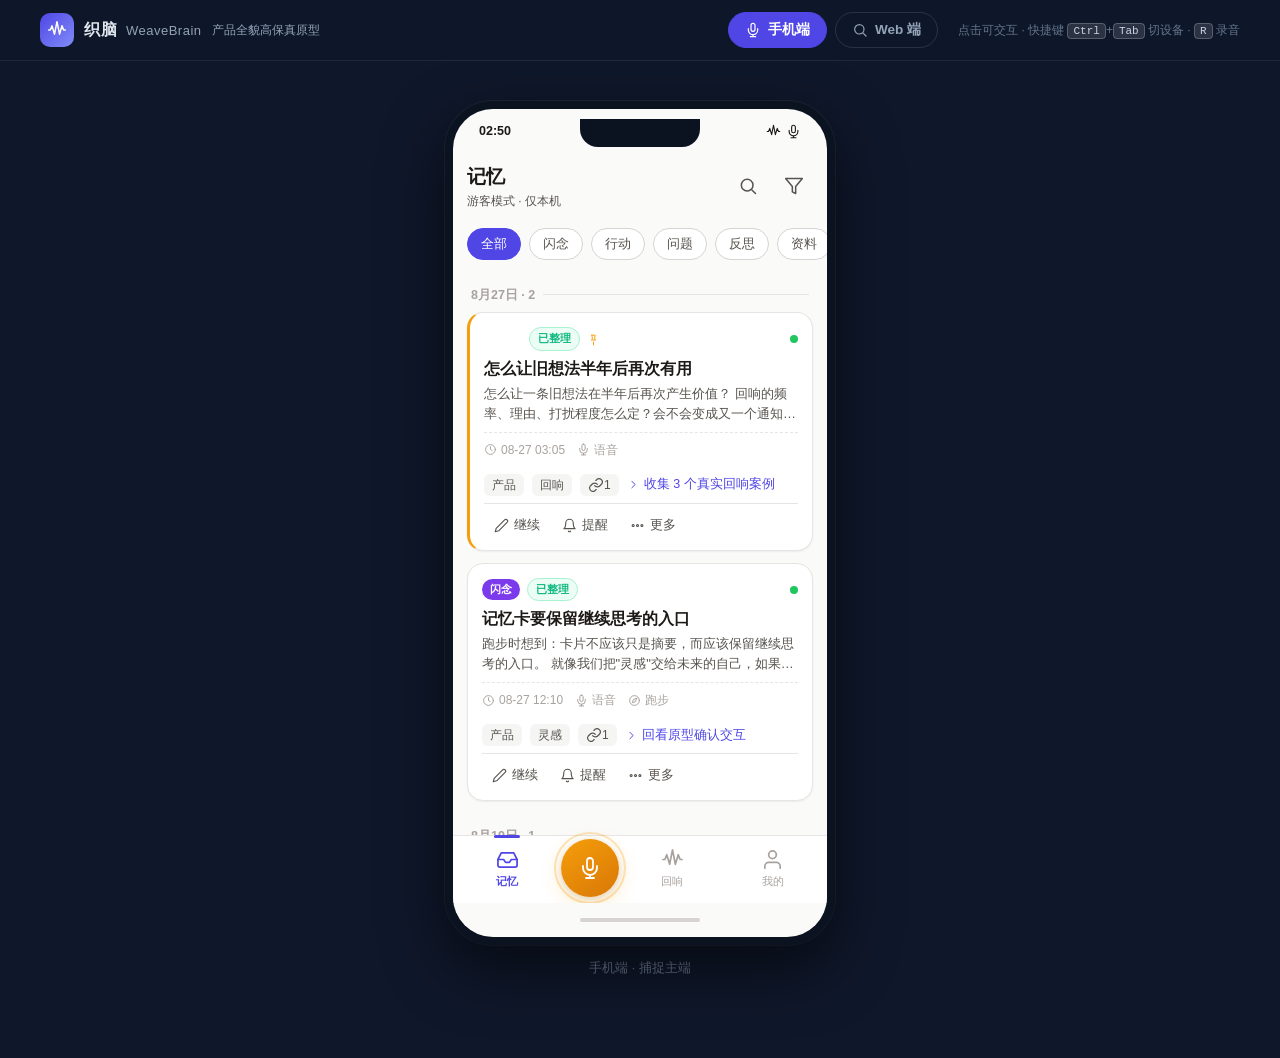
<file: weave_demo/index.html>
<!DOCTYPE html>
<html lang="zh-CN">
<head>
<meta charset="UTF-8">
<meta name="viewport" content="width=device-width, initial-scale=1.0">
<title>织脑 WeaveBrain — 产品全貌原型</title>
<meta name="description" content="织脑：以语音为入口、AI 可选的个人思维外脑。本页为产品全貌高保真可点击原型（手机端 + Web 端）。">
<link rel="stylesheet" href="css/tokens.css">
<link rel="stylesheet" href="css/base.css">
<link rel="stylesheet" href="css/shell.css">
<link rel="stylesheet" href="css/components.css">
<link rel="stylesheet" href="css/screens-mobile.css">
<link rel="stylesheet" href="css/screens-web.css">
</head>
<body>

<!-- ===================== SVG 图标 Sprite（零依赖） ===================== -->
<svg xmlns="http://www.w3.org/2000/svg" style="display:none" aria-hidden="true">
  <symbol id="i-mic" viewBox="0 0 24 24"><path d="M12 2a3 3 0 0 0-3 3v6a3 3 0 0 0 6 0V5a3 3 0 0 0-3-3z"/><path d="M19 10v2a7 7 0 0 1-14 0v-2M12 19v3M8 22h8"/></symbol>
  <symbol id="i-stop" viewBox="0 0 24 24"><rect x="6" y="6" width="12" height="12" rx="2"/></symbol>
  <symbol id="i-search" viewBox="0 0 24 24"><circle cx="11" cy="11" r="7"/><path d="m21 21-4.3-4.3"/></symbol>
  <symbol id="i-pin" viewBox="0 0 24 24"><path d="M12 17v5M9 4h6l-1 7 2 2H8l2-2-1-7z"/></symbol>
  <symbol id="i-clock" viewBox="0 0 24 24"><circle cx="12" cy="12" r="9"/><path d="M12 7v5l3 2"/></symbol>
  <symbol id="i-more" viewBox="0 0 24 24"><circle cx="5" cy="12" r="1.6"/><circle cx="12" cy="12" r="1.6"/><circle cx="19" cy="12" r="1.6"/></symbol>
  <symbol id="i-import" viewBox="0 0 24 24"><path d="M12 3v12m0 0 4-4m-4 4-4-4"/><path d="M4 17v2a2 2 0 0 0 2 2h12a2 2 0 0 0 2-2v-2"/></symbol>
  <symbol id="i-back" viewBox="0 0 24 24"><path d="M15 18l-6-6 6-6"/></symbol>
  <symbol id="i-close" viewBox="0 0 24 24"><path d="M18 6 6 18M6 6l12 12"/></symbol>
  <symbol id="i-refresh" viewBox="0 0 24 24"><path d="M23 4v6h-6M1 20v-6h6"/><path d="M3.5 9a9 9 0 0 1 14.9-3.4L23 10M1 14l4.6 4.4A9 9 0 0 0 20.5 15"/></symbol>
  <symbol id="i-link" viewBox="0 0 24 24"><path d="M10 13a5 5 0 0 0 7.5.5l3-3a5 5 0 0 0-7-7l-1.7 1.7"/><path d="M14 11a5 5 0 0 0-7.5-.5l-3 3a5 5 0 0 0 7 7l1.7-1.7"/></symbol>
  <symbol id="i-bell" viewBox="0 0 24 24"><path d="M18 8a6 6 0 0 0-12 0c0 7-3 9-3 9h18s-3-2-3-9"/><path d="M13.7 21a2 2 0 0 1-3.4 0"/></symbol>
  <symbol id="i-chev-r" viewBox="0 0 24 24"><path d="m9 18 6-6-6-6"/></symbol>
  <symbol id="i-chev-d" viewBox="0 0 24 24"><path d="m6 9 6 6 6-6"/></symbol>
  <symbol id="i-filter" viewBox="0 0 24 24"><path d="M22 3H2l8 9.5V19l4 2v-8.5L22 3z"/></symbol>
  <symbol id="i-user" viewBox="0 0 24 24"><path d="M20 21v-2a4 4 0 0 0-4-4H8a4 4 0 0 0-4 4v2"/><circle cx="12" cy="7" r="4"/></symbol>
  <symbol id="i-settings" viewBox="0 0 24 24"><circle cx="12" cy="12" r="3"/><path d="M19.4 15a1.7 1.7 0 0 0 .3 1.9l.1.1a2 2 0 1 1-2.8 2.8l-.1-.1a1.7 1.7 0 0 0-1.9-.3 1.7 1.7 0 0 0-1 1.5V21a2 2 0 1 1-4 0v-.2a1.7 1.7 0 0 0-1-1.5 1.7 1.7 0 0 0-1.9.3l-.1.1a2 2 0 1 1-2.8-2.8l.1-.1a1.7 1.7 0 0 0 .3-1.9 1.7 1.7 0 0 0-1.5-1H3a2 2 0 1 1 0-4h.2a1.7 1.7 0 0 0 1.5-1 1.7 1.7 0 0 0-.3-1.9l-.1-.1a2 2 0 1 1 2.8-2.8l.1.1a1.7 1.7 0 0 0 1.9.3H9a1.7 1.7 0 0 0 1-1.5V3a2 2 0 1 1 4 0v.2a1.7 1.7 0 0 0 1 1.5 1.7 1.7 0 0 0 1.9-.3l.1-.1a2 2 0 1 1 2.8 2.8l-.1.1a1.7 1.7 0 0 0-.3 1.9V9a1.7 1.7 0 0 0 1.5 1H21a2 2 0 1 1 0 4h-.2a1.7 1.7 0 0 0-1.5 1z"/></symbol>
  <symbol id="i-export" viewBox="0 0 24 24"><path d="M21 15v4a2 2 0 0 1-2 2H5a2 2 0 0 1-2-2v-4"/><path d="m7 10 5 5 5-5M12 15V3"/></symbol>
  <symbol id="i-trash" viewBox="0 0 24 24"><path d="M3 6h18M8 6V4a2 2 0 0 1 2-2h4a2 2 0 0 1 2 2v2m3 0v14a2 2 0 0 1-2 2H7a2 2 0 0 1-2-2V6"/></symbol>
  <symbol id="i-sparkle" viewBox="0 0 24 24"><path d="M12 3l1.9 5.1L19 10l-5.1 1.9L12 17l-1.9-5.1L5 10l5.1-1.9L12 3z"/><path d="M19 15l.9 2.1L22 18l-2.1.9L19 21l-.9-2.1L16 18l2.1-.9L19 15z"/></symbol>
  <symbol id="i-check" viewBox="0 0 24 24"><path d="M20 6 9 17l-5-5"/></symbol>
  <symbol id="i-play" viewBox="0 0 24 24"><path d="M6 4l14 8-14 8V4z"/></symbol>
  <symbol id="i-text" viewBox="0 0 24 24"><path d="M4 6V4h16v2M12 4v16m-4 0h8"/></symbol>
  <symbol id="i-download" viewBox="0 0 24 24"><path d="M21 15v4a2 2 0 0 1-2 2H5a2 2 0 0 1-2-2v-4M7 10l5 5 5-5M12 15V3"/></symbol>
  <symbol id="i-share" viewBox="0 0 24 24"><circle cx="18" cy="5" r="3"/><circle cx="6" cy="12" r="3"/><circle cx="18" cy="19" r="3"/><path d="m8.6 13.5 6.8 4M15.4 6.5l-6.8 4"/></symbol>
  <symbol id="i-calendar" viewBox="0 0 24 24"><rect x="3" y="4" width="18" height="18" rx="2"/><path d="M16 2v4M8 2v4M3 10h18"/></symbol>
  <symbol id="i-sync" viewBox="0 0 24 24"><path d="M21 12a9 9 0 1 1-2.6-6.4M21 3v6h-6"/></symbol>
  <symbol id="i-edit" viewBox="0 0 24 24"><path d="M17 3a2.8 2.8 0 1 1 4 4L7.5 20.5 2 22l1.5-5.5L17 3z"/></symbol>
  <symbol id="i-plus" viewBox="0 0 24 24"><path d="M12 5v14M5 12h14"/></symbol>
  <symbol id="i-inbox" viewBox="0 0 24 24"><path d="M22 12h-6l-2 3h-4l-2-3H2"/><path d="M5.5 5h13l3.5 7v6a2 2 0 0 1-2 2H4a2 2 0 0 1-2-2v-6l3.5-7z"/></symbol>
  <symbol id="i-lock" viewBox="0 0 24 24"><rect x="4" y="11" width="16" height="10" rx="2"/><path d="M8 11V7a4 4 0 0 1 8 0v4"/></symbol>
  <symbol id="i-arrow-up" viewBox="0 0 24 24"><path d="m5 15 7-7 7 7"/></symbol>
  <symbol id="i-arrow-d" viewBox="0 0 24 24"><path d="m5 9 7 7 7-7"/></symbol>
  <symbol id="i-lightbulb" viewBox="0 0 24 24"><path d="M9 18h6M10 22h4"/><path d="M12 2a7 7 0 0 0-4 12.7c.6.5 1 1.3 1 2.3h6c0-1 .4-1.8 1-2.3A7 7 0 0 0 12 2z"/></symbol>
  <symbol id="i-question" viewBox="0 0 24 24"><circle cx="12" cy="12" r="9"/><path d="M9.1 9a3 3 0 0 1 5.8 1c0 2-3 2.5-3 4M12 17h.01"/></symbol>
  <symbol id="i-flag" viewBox="0 0 24 24"><path d="M4 22V4m0 2h16l-3 4 3 4H4"/></symbol>
  <symbol id="i-ref" viewBox="0 0 24 24"><path d="M5 4h14v5l-2 2 2 2v5H5v-9H4M5 4v5m0 5H4m1 5v-5"/></symbol>
  <symbol id="i-wave" viewBox="0 0 24 24"><path d="M2 12h2l2-5 3 10 3-15 3 15 3-10 2 5h2"/></symbol>
  <symbol id="i-note" viewBox="0 0 24 24"><path d="M14 2H6a2 2 0 0 0-2 2v16a2 2 0 0 0 2 2h12a2 2 0 0 0 2-2V8z"/><path d="M14 2v6h6M16 13H8M16 17H8M10 9H8"/></symbol>
  <symbol id="i-archive" viewBox="0 0 24 24"><path d="M21 8v12a1 1 0 0 1-1 1H4a1 1 0 0 1-1-1V8M1 3h22v5H1zM10 12h4"/></symbol>
  <symbol id="i-github" viewBox="0 0 24 24"><path d="M9 19c-5 1.5-5-2.5-7-3m14 6v-3.9a3.5 3.5 0 0 0-1-2.7c3-.3 6-1.5 6-6a4.6 4.6 0 0 0-1.3-3.2 4.2 4.2 0 0 0-.1-3.2s-1.1-.3-3.6 1.3a12 12 0 0 0-6 0C6.5 2.7 5.4 3 5.4 3a4.2 4.2 0 0 0-.1 3.2A4.6 4.6 0 0 0 4 9.4c0 4.5 3 5.7 6 6a3.5 3.5 0 0 0-1 2.7V22"/></symbol>
  <symbol id="i-mail" viewBox="0 0 24 24"><path d="M4 4h16a2 2 0 0 1 2 2v12a2 2 0 0 1-2 2H4a2 2 0 0 1-2-2V6a2 2 0 0 1 2-2z"/><path d="m22 6-10 7L2 6"/></symbol>
  <symbol id="i-external" viewBox="0 0 24 24"><path d="M18 13v6a2 2 0 0 1-2 2H5a2 2 0 0 1-2-2V8a2 2 0 0 1 2-2h6"/><path d="M15 3h6v6M10 14 21 3"/></symbol>
  <symbol id="i-compass" viewBox="0 0 24 24"><circle cx="12" cy="12" r="9"/><path d="m16 8-2 6-6 2 2-6 6-2z"/></symbol>
</svg>

<!-- ===================== 设备切换器 ===================== -->
<div class="device-switcher" id="device-switcher">
  <div class="ds-inner">
    <span class="ds-brand">
      <span class="ds-logo">
        <svg class="icon"><use href="#i-wave"/></svg>
      </span>
      <span class="ds-title">织脑 <em>WeaveBrain</em></span>
      <span class="ds-sub">产品全貌高保真原型</span>
    </span>
    <div class="ds-controls">
      <button class="ds-btn active" data-device="mobile" data-testid="switch-mobile">
        <svg class="icon"><use href="#i-mic"/></svg> 手机端
      </button>
      <button class="ds-btn" data-device="web" data-testid="switch-web">
        <svg class="icon"><use href="#i-search"/></svg> Web 端
      </button>
    </div>
    <span class="ds-hint">点击可交互 · 快捷键 <kbd>Ctrl</kbd>+<kbd>Tab</kbd> 切设备 · <kbd>R</kbd> 录音</span>
  </div>
</div>

<!-- ===================== 舞台（双端容器） ===================== -->
<div class="stage" id="stage">

  <!-- 手机端外框 -->
  <div class="phone-frame" id="phone-frame" data-active="true">
    <div class="phone-body">
      <div class="phone-notch" id="phone-notch"></div>
      <div class="phone-statusbar" id="phone-statusbar"></div>
      <div class="phone-screen" id="mobile-screen">
        <!-- 手机端内容由 render.js 渲染 -->
      </div>
      <div class="phone-homebar" id="phone-homebar"></div>
    </div>
    <div class="phone-label">手机端 · 捕捉主端</div>
  </div>

  <!-- Web 端面板 -->
  <div class="web-panel" id="web-panel">
    <div class="web-screen" id="web-screen">
      <!-- Web 端内容由 render.js 渲染 -->
    </div>
    <div class="web-label">Web 端 · 回顾与生产力大屏</div>
  </div>

</div>

<!-- ===================== 全局弹窗 / Toast 容器 ===================== -->
<div class="modal-root" id="modal-root"></div>
<div class="toast-root" id="toast-root"></div>

<script src="js/data.js"></script>
<script src="js/store.js"></script>
<script src="js/router.js"></script>
<script src="js/render.js"></script>
<script src="js/render-web.js"></script>
<script src="js/capture.js"></script>
<script src="js/modals.js"></script>
<script src="js/app.js"></script>
</body>
</html>
</file>
<file: weave_demo/css/tokens.css>
/* ============================================================
   织脑 WeaveBrain 原型 — 设计令牌（双端唯一来源）
   ============================================================ */
:root {
  /* ---- 品牌色 ---- */
  --primary: #4F46E5;            /* 靛蓝 600，主操作色 */
  --primary-hover: #4338CA;
  --primary-container: #EEF2FF;  /* 浅紫底，AI 派生区 */
  --on-primary: #FFFFFF;
  --link-blue: #2563EB;

  /* ---- 纸感背景 ---- */
  --bg: #FAFAF9;                 /* 暖白 stone-50 */
  --surface: #FFFFFF;
  --surface-2: #F5F5F4;
  --outline: #E7E5E4;
  --outline-strong: #D6D3D1;

  /* ---- 文字 ---- */
  --text-hi: #1C1917;
  --text-mid: #57534E;
  --text-low: #A8A29E;

  /* ---- 录音强调 ---- */
  --record: #F59E0B;             /* 琥珀 500 */
  --record-deep: #D97706;
  --record-ring: rgba(245,158,11,.28);

  /* ---- 语义色 ---- */
  --ok: #10B981;
  --warn: #F59E0B;
  --err: #EF4444;
  --info: #3B82F6;

  /* ---- 记忆卡类型色 ---- */
  --type-idea:  #7C3AED;         /* 闪念 紫 */
  --type-q:     #0D9488;         /* 问题 青 */
  --type-action:#E11D48;         /* 行动 玫红 */
  --type-refl:  #D97706;         /* 反思 琥珀棕 */
  --type-ref:   #2563EB;         /* 资料 蓝 */

  /* ---- 处理状态 ---- */
  --st-processing:#F59E0B;
  --st-ready:#10B981;
  --st-needs:#6366F1;
  --st-failed:#EF4444;

  /* ---- 同步状态色（对齐 Flutter 既有色表） ---- */
  --sync-saved:#64748B;
  --sync-pending:#F59E0B;
  --sync-syncing:#3B82F6;
  --sync-synced:#22C55E;
  --sync-error:#EA580C;
  --sync-conflict:#EF4444;

  /* ---- 几何 ---- */
  --r-sm:8px;
  --r-md:12px;
  --r-lg:16px;
  --r-xl:20px;
  --r-full:999px;

  --shadow-1: 0 1px 2px rgba(28,25,23,.06);
  --shadow-2: 0 4px 16px rgba(28,25,23,.08);
  --shadow-3: 0 12px 32px rgba(28,25,23,.14);

  /* ---- 动效 ---- */
  --dur: 200ms;
  --dur-slow: 400ms;
  --ease: cubic-bezier(.2,0,0,1);

  /* ---- 字体 ---- */
  --font: -apple-system, BlinkMacSystemFont, "Segoe UI", "PingFang SC",
          "Hiragino Sans GB", "Microsoft YaHei", "Helvetica Neue", Arial, sans-serif;
  --mono: "SF Mono", ui-monospace, "JetBrains Mono", Consolas, monospace;

  /* ---- 手机外框 ---- */
  --phone-w: 390px;
  --phone-h: 844px;
}
</file>
<file: weave_demo/css/base.css>
/* ============================================================
   织脑原型 — 基础：reset、排版、通用工具类、按钮/Chip/徽标基础
   ============================================================ */
* { margin:0; padding:0; box-sizing:border-box; }

html, body { height:100%; }

body {
  font-family: var(--font);
  color: var(--text-hi);
  background: #0F172A; /* 深色舞台底，衬托双端面板 */
  font-size: 14px;
  line-height: 1.5;
  -webkit-font-smoothing: antialiased;
  overflow-x: hidden;
}

a { color: var(--link-blue); text-decoration:none; }
a:hover { text-decoration:underline; }

button {
  font-family: inherit;
  font-size: inherit;
  border: none;
  background: none;
  cursor: pointer;
  color: inherit;
  -webkit-tap-highlight-color: transparent;
}
button:disabled { opacity:.45; cursor:not-allowed; }

input, textarea, select {
  font-family: inherit;
  font-size: inherit;
  color: var(--text-hi);
}
input:focus, textarea:focus, select:focus { outline:none; }

ul { list-style:none; }

.icon {
  width: 20px; height: 20px;
  fill: none;
  stroke: currentColor;
  stroke-width: 1.8;
  stroke-linecap: round;
  stroke-linejoin: round;
  flex-shrink:0;
}
.icon-sm { width:16px; height:16px; }
.icon-lg { width:26px; height:26px; }

kbd {
  font-family: var(--mono);
  font-size: 11px;
  background: rgba(255,255,255,.12);
  border: 1px solid rgba(255,255,255,.22);
  border-radius: 4px;
  padding: 1px 5px;
  color: #CBD5E1;
}

/* ---------- 文本工具 ---------- */
.t-hi { color: var(--text-hi); }
.t-mid { color: var(--text-mid); }
.t-low { color: var(--text-low); }
.t-xs { font-size: 12px; }
.t-sm { font-size: 13px; }
.t-lg { font-size: 17px; }
.t-ellipsis { overflow:hidden; text-overflow:ellipsis; white-space:nowrap; }
.t-2line {
  display:-webkit-box;
  -webkit-line-clamp:2;
  -webkit-box-orient:vertical;
  overflow:hidden;
}
.t-weight-600 { font-weight:600; }
.mt-4 { margin-top:4px; } .mt-8 { margin-top:8px; } .mt-12 { margin-top:12px; }
.mb-4 { margin-bottom:4px; } .mb-8 { margin-bottom:8px; } .mb-12 { margin-bottom:12px; }

.row { display:flex; align-items:center; }
.gap-4 { gap:4px; } .gap-8 { gap:8px; } .gap-12 { gap:12px; }
.spacer { flex:1; }

/* ---------- 按钮 ---------- */
.btn {
  display:inline-flex; align-items:center; justify-content:center; gap:6px;
  padding:9px 16px;
  border-radius: var(--r-md);
  font-size:14px; font-weight:600;
  transition: background var(--dur) var(--ease), transform .08s var(--ease);
  white-space:nowrap;
}
.btn:active { transform:scale(.97); }
.btn-primary { background:var(--primary); color:var(--on-primary); }
.btn-primary:hover { background:var(--primary-hover); }
.btn-ghost { background:transparent; color:var(--text-mid); }
.btn-ghost:hover { background:var(--surface-2); }
.btn-outline { background:var(--surface); border:1px solid var(--outline-strong); color:var(--text-hi); }
.btn-outline:hover { background:var(--surface-2); }
.btn-danger { background:var(--err); color:#fff; }
.btn-soft { background:var(--primary-container); color:var(--primary); }
.btn-soft:hover { background:#E0E7FF; }
.btn-record { background:var(--record); color:#451A03; }
.btn-record:hover { background:var(--record-deep); color:#fff; }
.btn-sm { padding:5px 10px; font-size:12.5px; border-radius:8px; }
.btn-block { width:100%; }
.btn-icon {
  width:38px; height:38px; padding:0;
  border-radius:50%;
  display:inline-flex; align-items:center; justify-content:center;
  color:var(--text-mid);
  transition: background var(--dur) var(--ease);
}
.btn-icon:hover { background:var(--surface-2); color:var(--text-hi); }

/* ---------- Chip ---------- */
.chip {
  display:inline-flex; align-items:center; gap:5px;
  padding:6px 13px;
  border-radius:var(--r-full);
  background:var(--surface);
  border:1px solid var(--outline-strong);
  font-size:13px; color:var(--text-mid);
  transition: all var(--dur) var(--ease);
  white-space:nowrap;
}
.chip:hover { border-color:var(--text-low); }
.chip-active {
  background:var(--primary); border-color:var(--primary); color:#fff;
}
.chip .icon { width:14px; height:14px; }

/* ---------- 徽标 ---------- */
.badge {
  display:inline-flex; align-items:center; gap:4px;
  padding:2px 8px;
  border-radius:var(--r-full);
  font-size:11px; font-weight:600;
  line-height:1.6;
}
.badge .icon { width:12px; height:12px; }

/* 类型徽标 */
.badge-type { color:#fff; }
.badge-type.type-idea   { background:var(--type-idea); }
.badge-type.type-q      { background:var(--type-q); }
.badge-type.type-action { background:var(--type-action); }
.badge-type.type-refl   { background:var(--type-refl); }
.badge-type.type-ref    { background:var(--type-ref); }

/* 状态徽标 */
.badge-st {
  background:var(--surface);
  border:1px solid var(--outline-strong);
  color:var(--text-mid);
}
.badge-st.st-processing { color:var(--st-processing); border-color:#FDE68A; background:#FFFBEB; }
.badge-st.st-ready      { color:var(--st-ready); border-color:#A7F3D0; background:#ECFDF5; }
.badge-st.st-needs      { color:var(--st-needs); border-color:#C7D2FE; background:#EEF2FF; }
.badge-st.st-failed     { color:var(--st-failed); border-color:#FECACA; background:#FEF2F2; }

/* 同步状态色点 */
.sync-dot { width:8px; height:8px; border-radius:50%; display:inline-block; }
.sync-dot.saved_local    { background:var(--sync-saved); }
.sync-dot.pending_sync   { background:var(--sync-pending); }
.sync-dot.syncing        { background:var(--sync-syncing); }
.sync-dot.synced         { background:var(--sync-synced); }
.sync-dot.retryable_error{ background:var(--sync-error); }
.sync-dot.conflict       { background:var(--sync-conflict); }

/* 标签 */
.tag {
  display:inline-flex; align-items:center;
  padding:2px 8px;
  border-radius:6px;
  background:var(--surface-2);
  color:var(--text-mid);
  font-size:12px;
}
.tag-provenance {
  background:var(--primary-container);
  color:var(--primary);
  font-size:10.5px;
  font-weight:600;
}

/* ---------- 列表项 ---------- */
.list-item {
  display:flex; align-items:center; gap:12px;
  padding:13px 16px;
  background:var(--surface);
  cursor:pointer;
  transition: background var(--dur) var(--ease);
}
.list-item:hover { background:var(--surface-2); }
.list-item + .list-item { border-top:1px solid var(--outline); }
.list-item-icon {
  width:38px; height:38px; border-radius:var(--r-md);
  display:flex; align-items:center; justify-content:center;
  color:var(--primary); background:var(--primary-container);
}
.list-item-main { flex:1; min-width:0; }
.list-item-title { font-size:14.5px; font-weight:600; }
.list-item-sub { font-size:12.5px; color:var(--text-low); margin-top:2px; }

/* ---------- 骨架屏 / 空状态 ---------- */
.skeleton {
  border-radius: var(--r-sm);
  background: linear-gradient(90deg, var(--surface-2) 25%, #EEEDEB 37%, var(--surface-2) 63%);
  background-size: 400% 100%;
  animation: shimmer 1.3s infinite;
}
@keyframes shimmer { 0%{background-position:100% 0} 100%{background-position:0 0} }

.empty-state {
  display:flex; flex-direction:column; align-items:center; justify-content:center;
  padding:48px 24px; text-align:center; color:var(--text-low);
}
.empty-state .icon { width:44px; height:44px; color:var(--text-low); margin-bottom:12px; opacity:.6; }
.empty-state-title { font-size:15px; font-weight:600; color:var(--text-mid); margin-bottom:4px; }
.empty-state-sub { font-size:13px; }

/* ---------- 分段控件 ---------- */
.segmented {
  display:flex; gap:4px;
  background:var(--surface-2);
  border-radius:var(--r-md);
  padding:4px;
}
.segmented button {
  flex:1;
  padding:7px 6px;
  border-radius:8px;
  font-size:13px; color:var(--text-mid);
  transition: all var(--dur) var(--ease);
  white-space:nowrap;
}
.segmented button.active { background:var(--surface); color:var(--text-hi); box-shadow:var(--shadow-1); font-weight:600; }

/* ---------- 表单 ---------- */
.field { margin-bottom:12px; }
.field label { display:block; font-size:12.5px; font-weight:600; color:var(--text-mid); margin-bottom:5px; }
.input {
  width:100%;
  padding:10px 12px;
  border:1px solid var(--outline-strong);
  border-radius:var(--r-md);
  background:var(--surface);
  transition: border var(--dur) var(--ease), box-shadow var(--dur) var(--ease);
}
.input:focus { border-color:var(--primary); box-shadow:0 0 0 3px rgba(79,70,229,.12); }
textarea.input { resize:vertical; min-height:96px; line-height:1.6; }

/* ---------- Toast ---------- */
.toast-root {
  position:fixed; top:20px; left:50%; transform:translateX(-50%);
  z-index:1000;
  display:flex; flex-direction:column; gap:8px; align-items:center;
  pointer-events:none;
}
.toast {
  display:flex; align-items:center; gap:9px;
  padding:11px 18px;
  border-radius:var(--r-md);
  background:#1C1917; color:#FAFAF9;
  box-shadow:var(--shadow-3);
  font-size:13.5px; font-weight:600;
  animation: toastIn var(--dur-slow) var(--ease);
  max-width:80vw;
}
.toast .icon { width:17px; height:17px; color:#A7F3D0; }
.toast.toast-err .icon { color:#FECACA; }
.toast.toast-err { background:#7F1D1D; }
.toast.toast-warn .icon { color:#FDE68A; }
@keyframes toastIn {
  from { opacity:0; transform:translateY(-14px) scale(.95); }
  to   { opacity:1; transform:translateY(0) scale(1); }
}
</file>
<file: weave_demo/css/shell.css>
/* ============================================================
   织脑原型 — 舞台壳：设备切换器、手机外框、Web 面板、切换逻辑
   ============================================================ */

/* ---------- 设备切换器 ---------- */
.device-switcher {
  position: sticky; top:0; z-index:900;
  background: rgba(15,23,42,.92);
  backdrop-filter: blur(12px);
  border-bottom:1px solid rgba(255,255,255,.08);
  padding:12px 24px;
}
.ds-inner {
  max-width:1200px; margin:0 auto;
  display:flex; align-items:center; gap:20px; flex-wrap:wrap;
}
.ds-brand { display:flex; align-items:center; gap:10px; color:#E2E8F0; }
.ds-logo {
  width:34px; height:34px; border-radius:10px;
  background:linear-gradient(135deg, var(--primary), #818CF8);
  display:flex; align-items:center; justify-content:center;
  color:#fff;
}
.ds-logo .icon { width:20px; height:20px; }
.ds-title { font-size:16px; font-weight:700; letter-spacing:.5px; }
.ds-title em { font-style:normal; font-weight:500; color:#94A3B8; font-size:13px; margin-left:4px; }
.ds-sub { font-size:12px; color:#94A3B8; }
.ds-controls { display:flex; gap:8px; margin-left:auto; }
.ds-btn {
  display:inline-flex; align-items:center; gap:7px;
  padding:8px 16px;
  border-radius:var(--r-full);
  font-size:13.5px; font-weight:600;
  color:#94A3B8;
  border:1px solid rgba(255,255,255,.12);
  transition: all var(--dur) var(--ease);
}
.ds-btn .icon { width:16px; height:16px; }
.ds-btn:hover { color:#E2E8F0; border-color:rgba(255,255,255,.3); }
.ds-btn.active {
  background:var(--primary); color:#fff; border-color:var(--primary);
}
.ds-hint { font-size:12px; color:#64748B; }

/* ---------- 舞台 ---------- */
.stage {
  min-height:calc(100vh - 62px);
  display:flex; align-items:flex-start; justify-content:center;
  gap:48px;
  padding:40px 32px 80px;
}

/* ---------- 手机外框 ---------- */
.phone-frame {
  display:none;
  flex-direction:column; align-items:center;
}
.phone-frame[data-active="true"] { display:flex; }

.phone-body {
  width:var(--phone-w);
  height:var(--phone-h);
  border-radius:48px;
  background:#1E293B;
  border:8px solid #0B1220;
  box-shadow:0 24px 60px rgba(0,0,0,.55), 0 0 0 1px rgba(255,255,255,.06);
  position:relative;
  overflow:hidden;
  display:flex; flex-direction:column;
}

.phone-notch {
  position:absolute; top:10px; left:50%; transform:translateX(-50%);
  width:120px; height:28px;
  background:#0B1220;
  border-radius:0 0 18px 18px;
  z-index:20;
}

.phone-statusbar {
  height:44px; flex-shrink:0;
  display:flex; align-items:center; justify-content:space-between;
  padding:0 26px;
  font-size:12.5px; font-weight:600;
  color:var(--text-hi);
  background:var(--bg);
  z-index:10;
}
.phone-statusbar .sb-icons { display:flex; gap:5px; align-items:center; }
.phone-statusbar .sb-icons .icon { width:15px; height:15px; }

.phone-screen {
  flex:1;
  background:var(--bg);
  overflow:hidden;
  position:relative;
  display:flex; flex-direction:column;
  min-height:0;
}

.phone-homebar {
  height:34px; flex-shrink:0;
  background:var(--bg);
  display:flex; align-items:center; justify-content:center;
}
.phone-homebar::after {
  content:"";
  width:120px; height:4px; border-radius:2px;
  background:var(--outline-strong);
}

.phone-label {
  margin-top:14px;
  font-size:12.5px; color:#64748B;
}

/* ---------- Web 面板 ---------- */
.web-panel {
  display:none;
  flex-direction:column;
  width:100%;
  max-width:1080px;
}
.web-panel[data-active="true"] { display:flex; }

.web-screen {
  background:#EEF0F4;
  border-radius:16px;
  border:1px solid rgba(255,255,255,.1);
  box-shadow:0 24px 60px rgba(0,0,0,.4);
  height:720px;
  overflow:hidden;
  display:flex; flex-direction:column;
  position:relative;
}

.web-label {
  margin-top:14px;
  font-size:12.5px; color:#64748B;
  text-align:center;
}

/* ---------- 全局弹窗 ---------- */
.modal-root {
  position:fixed; inset:0; z-index:950;
  pointer-events:none;
}
.modal-root > * { pointer-events:auto; }
.modal-mask {
  position:absolute; inset:0;
  background:rgba(15,23,42,.5);
  backdrop-filter:blur(3px);
  display:flex; align-items:flex-end; justify-content:center;
  animation:fadeIn var(--dur) var(--ease);
}
.modal-mask.modal-center { align-items:center; padding:24px; }
@keyframes fadeIn { from{opacity:0} to{opacity:1} }

/* 底部弹层（手机端习惯） */
.sheet {
  width:min(100%, 420px);
  background:var(--surface);
  border-radius:20px 20px 0 0;
  padding:16px 20px calc(20px + env(safe-area-inset-bottom));
  box-shadow:0 -12px 40px rgba(0,0,0,.18);
  animation:sheetUp var(--dur-slow) var(--ease);
  max-height:88vh;
  overflow-y:auto;
}
@keyframes sheetUp { from{transform:translateY(40px); opacity:.6} to{transform:translateY(0); opacity:1} }
.sheet-grabber {
  width:38px; height:4px; border-radius:2px;
  background:var(--outline-strong);
  margin:0 auto 14px;
}

/* 居中弹窗（Web/确认） */
.dialog {
  width:min(92vw, 420px);
  background:var(--surface);
  border-radius:var(--r-xl);
  padding:22px;
  box-shadow:var(--shadow-3);
  animation:dialogIn var(--dur-slow) var(--ease);
}
@keyframes dialogIn { from{transform:translateY(12px) scale(.97); opacity:0} to{transform:translateY(0) scale(1); opacity:1} }
.dialog-title { font-size:17px; font-weight:700; margin-bottom:6px; }
.dialog-sub { font-size:13px; color:var(--text-mid); margin-bottom:16px; line-height:1.6; }
.dialog-actions { display:flex; gap:10px; justify-content:flex-end; margin-top:18px; }

/* 手机端用的小号居中确认 */
.dialog-sm { width:min(84vw, 320px); }
</file>
<file: weave_demo/css/components.css>
/* ============================================================
   织脑原型 — 组件库：AppBar / 底部导航 / FAB / 记忆卡 / 开关 / 搜索
   ============================================================ */

/* ---------- AppBar（手机端） ---------- */
.appbar {
  display:flex; align-items:center; gap:8px;
  padding:10px 14px;
  background:var(--bg);
  min-height:52px;
  flex-shrink:0;
}
.appbar-title { font-size:19px; font-weight:700; flex:1; }
.appbar-sub { font-size:12px; color:var(--text-low); font-weight:500; }

/* ---------- 手机底部导航 ---------- */
.mobile-nav {
  display:flex; align-items:center;
  background:var(--surface);
  border-top:1px solid var(--outline);
  padding:6px 4px calc(8px);
  flex-shrink:0;
  position:relative;
}
.nav-item {
  flex:1;
  display:flex; flex-direction:column; align-items:center; gap:3px;
  padding:6px 0;
  color:var(--text-low);
  font-size:11px;
  border-radius:var(--r-sm);
  transition:color var(--dur) var(--ease);
  position:relative;
}
.nav-item .icon { width:23px; height:23px; }
.nav-item.active { color:var(--primary); font-weight:600; }
.nav-item.active::after {
  content:""; position:absolute; top:-7px; width:26px; height:2.5px;
  border-radius:2px; background:var(--primary);
}
/* 中央 FAB 预留缺口 */
.nav-gap { width:64px; flex-shrink:0; position:relative; }
.nav-gap .fab-record {
  position:absolute; top:-30px; left:50%; transform:translateX(-50%);
  width:58px; height:58px;
}

/* ---------- 录音 FAB ---------- */
.fab-record {
  width:58px; height:58px;
  border-radius:50%;
  background:linear-gradient(145deg, var(--record), var(--record-deep));
  color:#fff;
  display:flex; align-items:center; justify-content:center;
  box-shadow:0 6px 20px var(--record-ring), 0 2px 6px rgba(0,0,0,.12);
  transition:transform .12s var(--ease), box-shadow var(--dur) var(--ease);
  position:relative;
}
.fab-record .icon { width:24px; height:24px; }
.fab-record:hover { transform:translateX(-50%) scale(1.05); }
.fab-record:active { transform:translateX(-50%) scale(.94); }
.fab-record::after {
  content:""; position:absolute; inset:-7px; border-radius:50%;
  border:2px solid var(--record-ring);
  animation:pulse 2.4s ease-out infinite;
}
@keyframes pulse {
  0%{ transform:scale(.82); opacity:1 }
  70%{ transform:scale(1.18); opacity:0 }
  100%{ transform:scale(1.18); opacity:0 }
}

/* ---------- 手机屏幕根 ---------- */
.mobile-view {
  flex:1; display:flex; flex-direction:column;
  min-height:0;
  overflow:hidden;
}
.mobile-scroll {
  flex:1; overflow-y:auto;
  overscroll-behavior:contain;
  scrollbar-width:none;
}
.mobile-scroll::-webkit-scrollbar { display:none; }

/* ---------- 记忆卡 ---------- */
.card {
  background:var(--surface);
  border-radius:var(--r-lg);
  box-shadow:var(--shadow-1);
  border:1px solid var(--outline);
  padding:14px 14px 10px;
  cursor:pointer;
  transition:box-shadow var(--dur) var(--ease), transform .08s var(--ease);
}
.card:hover { box-shadow:var(--shadow-2); }
.card:active { transform:scale(.992); }
.card.pinned-card { border-left:3px solid var(--warn); }
.card-meta {
  display:flex; align-items:center; gap:7px; margin-bottom:7px;
  font-size:12px; color:var(--text-low);
}
.card-meta .spacer { flex:1; }
.card-pin { color:var(--warn); display:inline-flex; align-items:center; }
.card-pin .icon { width:13px; height:13px; }
.card-title {
  font-size:15.5px; font-weight:650; color:var(--text-hi);
  line-height:1.4; margin-bottom:4px;
  word-break:break-word;
}
.card-excerpt {
  font-size:13px; color:var(--text-mid);
  line-height:1.55;
  margin-bottom:8px;
  word-break:break-word;
}
.card-context {
  display:flex; align-items:center; gap:12px;
  font-size:12px; color:var(--text-low);
  padding:8px 0;
  border-top:1px dashed var(--outline);
}
.card-context .ctx-item { display:inline-flex; align-items:center; gap:4px; }
.card-context .icon { width:13px; height:13px; }
.card-supp {
  display:flex; align-items:center; gap:8px; flex-wrap:wrap;
  padding:7px 0;
  font-size:12px; color:var(--text-mid);
}
.card-supp .next-step {
  display:inline-flex; align-items:center; gap:4px;
  color:var(--primary);
  font-size:12.5px;
}
.card-supp .next-step .icon { width:13px; height:13px; }
.card-actions {
  display:flex; align-items:center; gap:2px;
  border-top:1px solid var(--outline);
  padding-top:7px;
}
.card-action {
  display:inline-flex; align-items:center; gap:5px;
  padding:6px 10px;
  font-size:12.5px; color:var(--text-mid);
  border-radius:var(--r-sm);
  transition:background var(--dur) var(--ease), color var(--dur) var(--ease);
}
.card-action:hover { background:var(--surface-2); color:var(--primary); }
.card-action .icon { width:15px; height:15px; }

/* 卡片列表分组标题 */
.day-group-title {
  display:flex; align-items:center; gap:8px;
  padding:14px 4px 8px;
  font-size:12.5px; font-weight:700; color:var(--text-low);
}
.day-group-title::after { content:""; flex:1; height:1px; background:var(--outline); }

/* ---------- 筛选 Chip 行 ---------- */
.chip-row {
  display:flex; gap:8px;
  padding:8px 14px;
  overflow-x:auto;
  scrollbar-width:none;
  flex-shrink:0;
}
.chip-row::-webkit-scrollbar { display:none; }

/* ---------- 搜索框 ---------- */
.search-box {
  display:flex; align-items:center; gap:8px;
  background:var(--surface-2);
  border-radius:var(--r-full);
  padding:8px 14px;
  color:var(--text-low);
  flex:1;
}
.search-box .icon { width:17px; height:17px; }
.search-box input { flex:1; border:none; background:none; font-size:14px; color:var(--text-hi); }
.search-box input::placeholder { color:var(--text-low); }

/* ---------- 开关 Switch ---------- */
.switch {
  position:relative;
  width:44px; height:26px; flex-shrink:0;
}
.switch input { opacity:0; width:0; height:0; }
.switch .track {
  position:absolute; inset:0;
  background:var(--outline-strong);
  border-radius:var(--r-full);
  transition:background var(--dur) var(--ease);
}
.switch .track::after {
  content:"";
  position:absolute; top:3px; left:3px;
  width:20px; height:20px;
  background:#fff;
  border-radius:50%;
  box-shadow:var(--shadow-1);
  transition:transform var(--dur) var(--ease);
}
.switch input:checked + .track { background:var(--primary); }
.switch input:checked + .track::after { transform:translateX(18px); }
.switch input:disabled + .track { opacity:.4; }

/* 开关行（设置页） */
.switch-row {
  display:flex; align-items:center; gap:12px;
  padding:14px 16px;
  background:var(--surface);
}
.switch-row + .switch-row { border-top:1px solid var(--outline); }
.switch-row-main { flex:1; }
.switch-row-title { font-size:14.5px; font-weight:600; }
.switch-row-sub { font-size:12.5px; color:var(--text-low); margin-top:2px; line-height:1.5; }

/* 主开关（大号） */
.switch-lg { width:54px; height:32px; }
.switch-lg .track::after { width:26px; height:26px; top:3px; left:3px; }
.switch-lg input:checked + .track::after { transform:translateX(22px); }

/* ---------- 设置列表行 ---------- */
.setting-row {
  display:flex; align-items:center; gap:12px;
  padding:15px 16px;
  background:var(--surface);
  cursor:pointer;
  transition:background var(--dur) var(--ease);
}
.setting-row:hover { background:var(--surface-2); }
.setting-row + .setting-row { border-top:1px solid var(--outline); }
.setting-row-icon {
  width:38px; height:38px; border-radius:var(--r-md);
  display:flex; align-items:center; justify-content:center;
  color:var(--primary); background:var(--primary-container);
}
.setting-row-icon.accent-amber { color:var(--record-deep); background:#FFFBEB; }
.setting-row-icon.accent-green { color:var(--ok); background:#ECFDF5; }
.setting-row-icon.accent-red { color:var(--err); background:#FEF2F2; }
.setting-row-main { flex:1; min-width:0; }
.setting-row-title { font-size:14.5px; font-weight:600; }
.setting-row-sub { font-size:12.5px; color:var(--text-low); margin-top:2px; }
.setting-row .chev { color:var(--text-low); }

/* ---------- 详情三段式容器 ---------- */
.detail-block {
  border-radius:var(--r-lg);
  padding:14px;
  margin-bottom:14px;
}
.detail-block-title {
  display:flex; align-items:center; gap:7px;
  font-size:13px; font-weight:700; color:var(--text-mid);
  margin-bottom:10px;
  text-transform:uppercase; letter-spacing:.3px;
}
.detail-block-title .icon { width:16px; height:16px; color:var(--primary); }
.block-original { background:var(--surface); border:1.5px dashed var(--outline-strong); }
.block-original .detail-block-title { color:var(--text-low); }
.block-ai { background:var(--primary-container); border:1px solid #E0E7FF; }
.block-ai .detail-block-title { color:var(--primary); }
.block-user { background:#FFFBEB; border:1px solid #FDE68A; }
.block-user .detail-block-title { color:var(--record-deep); }

/* AI 字段 */
.ai-label {
  display:inline-flex; align-items:center; gap:4px;
  font-size:10.5px; font-weight:700;
  color:var(--primary); background:rgba(79,70,229,.08);
  padding:1px 7px; border-radius:var(--r-full);
}
.ai-label .icon { width:11px; height:11px; }
.essence {
  font-size:14px; font-weight:600; color:var(--text-hi);
  line-height:1.5; margin-bottom:8px;
}
.keypoints { display:flex; flex-direction:column; gap:6px; margin-bottom:8px; }
.keypoint { display:flex; gap:8px; font-size:13px; color:var(--text-mid); line-height:1.55; }
.keypoint::before { content:""; width:5px; height:5px; border-radius:50%; background:var(--primary); margin-top:7px; flex-shrink:0; }
.open-q {
  display:flex; gap:8px;
  background:rgba(255,255,255,.7);
  border-radius:var(--r-md);
  padding:9px 11px;
  font-size:13px; color:var(--text-mid);
  margin-bottom:8px;
}
.open-q .icon { width:15px; height:15px; color:var(--record-deep); flex-shrink:0; margin-top:2px; }
.next-step-box {
  display:flex; align-items:center; gap:8px;
  background:rgba(79,70,229,.07);
  border-radius:var(--r-md);
  padding:10px 12px;
  font-size:13.5px; color:var(--primary); font-weight:600;
}
.next-step-box .icon { width:16px; height:16px; }

/* 原始文本 */
.original-text {
  font-size:14px; color:var(--text-hi);
  line-height:1.7; white-space:pre-wrap; word-break:break-word;
}
.transcript-fix { font-size:12.5px; color:var(--link-blue); margin-top:8px; }

/* 音频波形 */
.waveform {
  display:flex; align-items:center; gap:2.5px;
  height:40px; padding:0 2px;
}
.waveform .bar {
  width:3px; border-radius:2px;
  background:linear-gradient(180deg, var(--record), var(--record-deep));
  transition:height .1s var(--ease);
}
.waveform.playing .bar { animation:waveBounce 1s ease-in-out infinite; }
@keyframes waveBounce { 0%,100%{transform:scaleY(1)} 50%{transform:scaleY(.5)} }

/* 关联卡 */
.relation-card {
  display:flex; align-items:center; gap:10px;
  background:var(--surface);
  border:1px solid var(--outline);
  border-radius:var(--r-md);
  padding:10px 12px;
  margin-bottom:8px;
  cursor:pointer;
  transition:box-shadow var(--dur) var(--ease);
}
.relation-card:hover { box-shadow:var(--shadow-2); }
.relation-card-main { flex:1; min-width:0; }
.relation-card-title { font-size:13.5px; font-weight:600; }
.relation-reason {
  font-size:12px; color:var(--text-mid);
  display:flex; gap:5px; align-items:center; margin-top:3px;
}
.relation-reason .icon { width:13px; height:13px; color:var(--primary); }

/* 提醒条 */
.reminder-banner {
  display:flex; align-items:center; gap:9px;
  background:#ECFDF5;
  border:1px solid #A7F3D0;
  border-radius:var(--r-md);
  padding:10px 13px;
  font-size:13px; color:#065F46;
}
.reminder-banner .icon { width:16px; height:16px; color:var(--ok); }

/* 同步状态条（详情底部） */
.sync-strip {
  display:flex; align-items:center; gap:8px;
  font-size:12px; color:var(--text-low);
  padding:10px 4px;
}

/* ---------- 回响卡 ---------- */
.echo-card {
  background:var(--surface);
  border-radius:var(--r-lg);
  border:1px solid var(--outline);
  box-shadow:var(--shadow-1);
  padding:14px;
  margin-bottom:12px;
}
.echo-reason {
  display:flex; align-items:center; gap:7px;
  background:var(--primary-container);
  color:var(--primary);
  border-radius:var(--r-md);
  padding:8px 11px;
  font-size:12.5px; font-weight:600;
  margin-bottom:10px;
}
.echo-reason .icon { width:15px; height:15px; flex-shrink:0; }
.echo-actions { display:flex; gap:8px; margin-top:11px; }

/* ---------- 导入 ---------- */
.import-card {
  background:var(--surface);
  border:1px solid var(--outline);
  border-radius:var(--r-lg);
  padding:14px;
  margin-bottom:10px;
}
.import-preview-row {
  display:flex; gap:10px; align-items:flex-start;
  padding:9px 0;
  border-bottom:1px dashed var(--outline);
}
.import-preview-row:last-child { border-bottom:none; }
.preview-row-num {
  width:22px; height:22px; border-radius:50%;
  background:var(--surface-2);
  color:var(--text-mid);
  font-size:11.5px; font-weight:700;
  display:flex; align-items:center; justify-content:center;
  flex-shrink:0; margin-top:2px;
}
.proposal-field { margin-bottom:14px; border:1px solid var(--outline); border-radius:var(--r-md); overflow:hidden; }
.proposal-field-head {
  display:flex; align-items:center; gap:8px;
  padding:9px 12px;
  background:var(--surface-2);
  font-size:13px; font-weight:600;
}
.proposal-body { padding:10px 12px; }
.proposal-evidence {
  font-size:12px; color:var(--text-mid);
  background:var(--surface-2);
  border-left:3px solid var(--primary);
  padding:6px 9px;
  border-radius:0 6px 6px 0;
  margin-top:7px;
}
.proposal-protected {
  font-size:11.5px; color:var(--text-low);
  display:flex; align-items:center; gap:5px;
}
.proposal-protected .icon { width:13px; height:13px; }

/* ---------- 工作流占位 ---------- */
.workflow-card {
  display:flex; align-items:center; gap:12px;
  background:var(--surface);
  border:1px solid var(--outline);
  border-radius:var(--r-lg);
  padding:14px;
  margin-bottom:10px;
}
.wf-icon {
  width:40px; height:40px; border-radius:var(--r-md);
  background:var(--surface-2);
  display:flex; align-items:center; justify-content:center;
  color:var(--text-mid);
}
.badge-planning {
  background:#FEF3C7; color:#92400E;
  font-size:10.5px; font-weight:700;
  padding:2px 8px; border-radius:var(--r-full);
}

/* ---------- 账户卡 ---------- */
.account-card {
  background:linear-gradient(135deg, var(--primary), #6366F1);
  color:#fff;
  border-radius:var(--r-lg);
  padding:18px;
  margin:14px;
  box-shadow:var(--shadow-2);
}
.account-avatar {
  width:52px; height:52px; border-radius:50%;
  background:rgba(255,255,255,.2);
  display:flex; align-items:center; justify-content:center;
  font-size:20px; font-weight:700;
}
.account-name { font-size:17px; font-weight:700; }
.account-sub { font-size:12.5px; opacity:.85; margin-top:2px; }

/* ---------- 统计卡 ---------- */
.stat-grid { display:grid; grid-template-columns:repeat(3,1fr); gap:8px; padding:0 14px 8px; }
.stat-card {
  background:var(--surface);
  border:1px solid var(--outline);
  border-radius:var(--r-md);
  padding:11px;
  text-align:center;
}
.stat-num { font-size:20px; font-weight:750; color:var(--text-hi); }
.stat-label { font-size:11.5px; color:var(--text-low); margin-top:2px; }

/* ---------- Web 侧栏 ---------- */
.web-layout { display:flex; flex:1; min-height:0; }
.web-sidebar {
  width:214px; flex-shrink:0;
  background:#111827;
  color:#E2E8F0;
  display:flex; flex-direction:column;
  padding:14px 10px;
}
.web-sidebar-brand {
  display:flex; align-items:center; gap:9px;
  padding:4px 10px 14px;
  font-weight:700; font-size:15px;
}
.web-sidebar-brand .ds-logo { width:28px; height:28px; }
.web-sidebar-item {
  display:flex; align-items:center; gap:10px;
  padding:10px 12px;
  border-radius:10px;
  color:#94A3B8;
  font-size:13.5px; font-weight:500;
  cursor:pointer;
  transition:all var(--dur) var(--ease);
  margin-bottom:2px;
}
.web-sidebar-item .icon { width:18px; height:18px; }
.web-sidebar-item:hover { background:rgba(255,255,255,.06); color:#E2E8F0; }
.web-sidebar-item.active { background:var(--primary); color:#fff; }
.web-sidebar-section { font-size:10.5px; font-weight:700; color:#475569; letter-spacing:.5px; padding:12px 12px 5px; }
.web-sidebar-footer { margin-top:auto; padding:8px 12px; font-size:11.5px; color:#475569; }

.web-main { flex:1; display:flex; flex-direction:column; min-width:0; background:#EEF0F4; }
.web-topbar {
  display:flex; align-items:center; gap:14px;
  padding:12px 20px;
  background:#fff;
  border-bottom:1px solid var(--outline);
}
.web-topbar .search-box { max-width:420px; }
.web-user-chip { display:flex; align-items:center; gap:8px; font-size:13px; font-weight:600; color:var(--text-hi); }
.web-user-chip .avatar-sm {
  width:30px; height:30px; border-radius:50%;
  background:var(--primary); color:#fff;
  display:flex; align-items:center; justify-content:center;
  font-size:13px; font-weight:700;
}
.web-content { flex:1; display:flex; min-height:0; }

/* Web 主从视图 */
.web-master-detail { display:flex; flex:1; min-height:0; }
.web-list-pane { width:400px; flex-shrink:0; border-right:1px solid var(--outline); background:#F7F8FA; display:flex; flex-direction:column; }
.web-list-pane .web-list-scroll { flex:1; overflow-y:auto; padding:12px; }
.web-detail-pane { flex:1; overflow-y:auto; padding:22px 26px; background:var(--bg); }
.web-detail-pane.wide { max-width:820px; }

/* Web 表单区 */
.web-section { background:#fff; border:1px solid var(--outline); border-radius:var(--r-lg); padding:18px; margin-bottom:16px; }
.web-section-title { font-size:15px; font-weight:700; margin-bottom:14px; display:flex; align-items:center; gap:8px; }
.web-section-title .icon { width:18px; height:18px; color:var(--primary); }
.web-two-col { display:grid; grid-template-columns:1fr 1fr; gap:16px; }

/* 数据表 */
.data-table { width:100%; border-collapse:collapse; font-size:13px; }
.data-table th, .data-table td { text-align:left; padding:9px 11px; border-bottom:1px solid var(--outline); }
.data-table th { font-size:12px; color:var(--text-low); font-weight:600; }
.data-table tr:hover td { background:#FAFAF9; }

/* 进度条 */
.progress-track { height:8px; border-radius:4px; background:var(--surface-2); overflow:hidden; }
.progress-fill { height:100%; border-radius:4px; background:var(--primary); }
</file>
<file: weave_demo/css/screens-mobile.css>
/* ============================================================
   织脑原型 — 手机端各屏幕布局
   ============================================================ */

/* ---------- 记忆流 ---------- */
.memories-list { padding:4px 14px 90px; }
.memories-list .card { margin-bottom:12px; }

/* 记忆流 AppBar 搜索按钮 */
.appbar-action {
  width:38px; height:38px; border-radius:50%;
  display:flex; align-items:center; justify-content:center;
  color:var(--text-mid);
}
.appbar-action:hover { background:var(--surface-2); }

/* ---------- 搜索 ---------- */
.search-view { background:var(--bg); }
.search-topbar {
  display:flex; align-items:center; gap:10px;
  padding:10px 14px;
  background:var(--surface);
  border-bottom:1px solid var(--outline);
}
.search-results { padding:4px 14px 40px; }
.search-results .card { margin-bottom:12px; }
.recent-searches { padding:14px; display:flex; flex-direction:column; gap:4px; }
.recent-item {
  display:flex; align-items:center; gap:10px;
  padding:9px 4px;
  font-size:14px; color:var(--text-mid);
  cursor:pointer;
}
.recent-item .icon { width:15px; height:15px; color:var(--text-low); }
mark { background:#FDE68A; border-radius:3px; padding:0 2px; color:inherit; }

/* ---------- 记忆详情 ---------- */
.detail-scroll { padding:4px 14px 120px; }
.detail-hero { padding:6px 0 14px; }
.detail-title-input {
  width:100%;
  font-size:21px; font-weight:750; color:var(--text-hi);
  border:none; background:none;
  line-height:1.35;
  resize:none;
}
.detail-meta { display:flex; align-items:center; gap:8px; margin-top:8px; flex-wrap:wrap; font-size:12.5px; color:var(--text-low); }
.detail-meta .ctx { display:inline-flex; align-items:center; gap:4px; }

/* 录音/捕捉 Overlay（全屏深色） */
.capture-overlay {
  position:absolute; inset:0; z-index:300;
  background:radial-gradient(120% 90% at 50% 0%, #1E293B 0%, #0F172A 70%);
  color:#F1F5F9;
  display:flex; flex-direction:column;
  animation:fadeIn var(--dur) var(--ease);
}
.capture-top {
  display:flex; align-items:center; justify-content:space-between;
  padding:16px 18px 0;
}
.capture-top .cap-btn {
  display:inline-flex; align-items:center; gap:6px;
  color:#CBD5E1; font-size:13px; padding:7px 11px; border-radius:var(--r-full);
  background:rgba(255,255,255,.06);
}
.capture-top .cap-btn:hover { background:rgba(255,255,255,.12); }
.capture-timer {
  font-size:56px; font-weight:200; letter-spacing:2px;
  text-align:center; margin-top:26px;
  font-variant-numeric:tabular-nums;
  color:#F8FAFC;
}
.capture-wave {
  display:flex; align-items:center; justify-content:center; gap:3px;
  height:64px; margin-top:12px;
}
.capture-wave .bar {
  width:4px; border-radius:3px;
  background:linear-gradient(180deg, var(--record), #FBBF24);
  transition:height .12s var(--ease);
}
.capture-transcript {
  margin:18px 24px;
  padding:14px 16px;
  background:rgba(255,255,255,.05);
  border-radius:var(--r-lg);
  border:1px solid rgba(255,255,255,.08);
  font-size:15px; color:#E2E8F0;
  line-height:1.7;
  min-height:78px;
  max-height:140px;
  overflow-y:auto;
}
.capture-transcript .cap-hint { color:#64748B; font-size:13px; }
.capture-record-zone {
  flex:1; display:flex; align-items:center; justify-content:center;
  flex-direction:column; gap:8px;
}
.capture-stop-btn {
  width:76px; height:76px; border-radius:50%;
  background:linear-gradient(145deg, #F43F5E, #E11D48);
  color:#fff;
  display:flex; align-items:center; justify-content:center;
  box-shadow:0 0 0 9px rgba(244,63,94,.18), 0 8px 28px rgba(0,0,0,.4);
  transition:transform .1s var(--ease);
}
.capture-stop-btn:active { transform:scale(.92); }
.capture-stop-btn .icon { width:30px; height:30px; }
.capture-stop-hint { font-size:13px; color:#94A3B8; }
.capture-sync-bar {
  display:flex; align-items:center; justify-content:center; gap:9px;
  padding:14px;
  font-size:13px; color:#CBD5E1;
}
.capture-sync-bar .sync-dot { width:9px; height:9px; }

/* 捕捉弹层（入口） */
.capture-entry-options { display:grid; grid-template-columns:1fr 1fr; gap:10px; }
.capture-entry-item {
  display:flex; flex-direction:column; align-items:center; gap:8px;
  padding:18px 10px;
  border-radius:var(--r-lg);
  background:var(--surface-2);
  font-size:13px; font-weight:600; color:var(--text-hi);
  cursor:pointer;
  transition:all var(--dur) var(--ease);
}
.capture-entry-item:hover { background:var(--primary-container); color:var(--primary); }
.capture-entry-item .icon { width:24px; height:24px; }
.capture-entry-item small { font-size:11px; font-weight:400; color:var(--text-low); }

/* 文字速记 */
.text-note-view { padding:14px; display:flex; flex-direction:column; height:100%; }
.text-note-area {
  flex:1;
  width:100%;
  border:none; background:none;
  font-size:16px; line-height:1.7; color:var(--text-hi);
  resize:none; padding:4px;
}
.completion-hint {
  display:flex; align-items:center; gap:8px;
  background:var(--primary-container);
  color:var(--primary);
  border-radius:var(--r-md);
  padding:11px 13px;
  font-size:13px; font-weight:600;
  margin-bottom:12px;
  cursor:pointer;
}
.completion-hint .icon { width:16px; height:16px; }

/* 回响 */
.echo-view { padding:4px 14px 90px; }
.echo-seg { padding:0 14px 10px; }

/* 我的 */
.me-view { padding-bottom:20px; }
.me-section { margin:14px 14px 0; }
.me-section-title { font-size:12.5px; font-weight:700; color:var(--text-low); margin-bottom:8px; padding-left:4px; }
.me-card-group { background:var(--surface); border-radius:var(--r-lg); border:1px solid var(--outline); overflow:hidden; }
.me-card-group .setting-row + .setting-row { border-top:1px solid var(--outline); }

/* AI 设置 */
.ai-settings-view { padding-bottom:40px; }
.ai-hero {
  background:linear-gradient(135deg, #EEF2FF, #E0E7FF);
  border:1px solid #C7D2FE;
  border-radius:var(--r-lg);
  padding:16px;
  margin:14px;
}
.ai-hero-title { font-size:15px; font-weight:700; color:var(--text-hi); display:flex; align-items:center; gap:7px; }
.ai-hero-title .icon { color:var(--primary); }
.ai-hero-desc { font-size:12.5px; color:var(--text-mid); margin-top:6px; line-height:1.6; }
.ai-switch-box {
  display:flex; align-items:center; justify-content:space-between;
  margin-top:14px; padding-top:14px;
  border-top:1px dashed #C7D2FE;
}
.ai-switch-box-title { font-size:14px; font-weight:700; }
.ai-switch-box-sub { font-size:11.5px; color:var(--text-mid); }
.ai-sub-section { margin:14px 14px 0; }
.ai-sub-title { font-size:12.5px; font-weight:700; color:var(--text-low); margin-bottom:8px; padding-left:4px; }
.ai-sub-group { background:var(--surface); border-radius:var(--r-lg); border:1px solid var(--outline); overflow:hidden; }
.batch-organize-btn { margin:16px 14px 0; }

/* 导入 */
.import-view { padding:4px 14px 60px; }
.import-seg { margin-bottom:14px; }

/* 登录 */
.login-view { padding:14px; display:flex; flex-direction:column; min-height:100%; }
.login-brand { text-align:center; padding:28px 0 22px; }
.login-brand .ds-logo { width:56px; height:56px; margin:0 auto 12px; border-radius:16px; }
.login-brand .ds-logo .icon { width:28px; height:28px; }
.login-brand h1 { font-size:20px; font-weight:750; }
.login-brand p { font-size:13px; color:var(--text-low); margin-top:4px; }

/* 工作流 / MCP 通用列表 */
.placeholder-list { padding:14px; }
</file>
<file: weave_demo/css/screens-web.css>
/* ============================================================
   织脑原型 — Web 端各屏幕布局
   ============================================================ */

/* ---------- Web 记忆流主从 ---------- */
.web-filter-bar {
  display:flex; align-items:center; gap:10px; flex-wrap:wrap;
  padding:11px 16px;
  background:#fff;
  border-bottom:1px solid var(--outline);
}
.web-filter-bar select, .web-filter-bar .select {
  padding:7px 12px;
  border:1px solid var(--outline-strong);
  border-radius:8px;
  background:var(--surface);
  font-size:13px; color:var(--text-hi);
}
.web-filter-bar .count-info { font-size:12.5px; color:var(--text-low); margin-left:auto; }

.web-card {
  background:#fff;
  border:1px solid var(--outline);
  border-radius:var(--r-lg);
  padding:13px 14px 9px;
  margin-bottom:10px;
  cursor:pointer;
  transition:box-shadow var(--dur) var(--ease), border-color var(--dur) var(--ease);
}
.web-card:hover { box-shadow:var(--shadow-2); border-color:var(--outline-strong); }
.web-card.selected { border-color:var(--primary); box-shadow:0 0 0 2px rgba(79,70,229,.14); }

/* Web 详情 */
.web-detail-title-input {
  width:100%;
  font-size:23px; font-weight:750; color:var(--text-hi);
  border:none; background:none;
  line-height:1.35; resize:none;
}
.web-detail-meta { display:flex; align-items:center; gap:9px; flex-wrap:wrap; font-size:13px; color:var(--text-low); margin-top:9px; }

/* Web 空状态（主从右侧无选中） */
.web-detail-empty {
  flex:1; display:flex; flex-direction:column; align-items:center; justify-content:center;
  color:var(--text-low);
}
.web-detail-empty .icon { width:52px; height:52px; opacity:.4; margin-bottom:12px; }

/* ---------- Web 工作流/数据管理卡片 ---------- */
.wf-card {
  display:flex; align-items:center; gap:14px;
  background:#fff; border:1px solid var(--outline);
  border-radius:var(--r-lg);
  padding:16px 18px; margin-bottom:12px;
}
.wf-card-main { flex:1; }
.wf-card-title { font-size:15px; font-weight:700; }
.wf-card-sub { font-size:12.5px; color:var(--text-low); margin-top:3px; }

/* 存储占用 */
.storage-row {
  display:flex; align-items:center; gap:14px;
  padding:10px 0;
  font-size:13px; color:var(--text-mid);
}
.storage-row .progress-track { flex:1; }

/* 数据表动作 */
.table-actions { display:flex; gap:6px; justify-content:flex-end; }
.table-actions .btn { padding:5px 11px; font-size:12.5px; }
</file>
